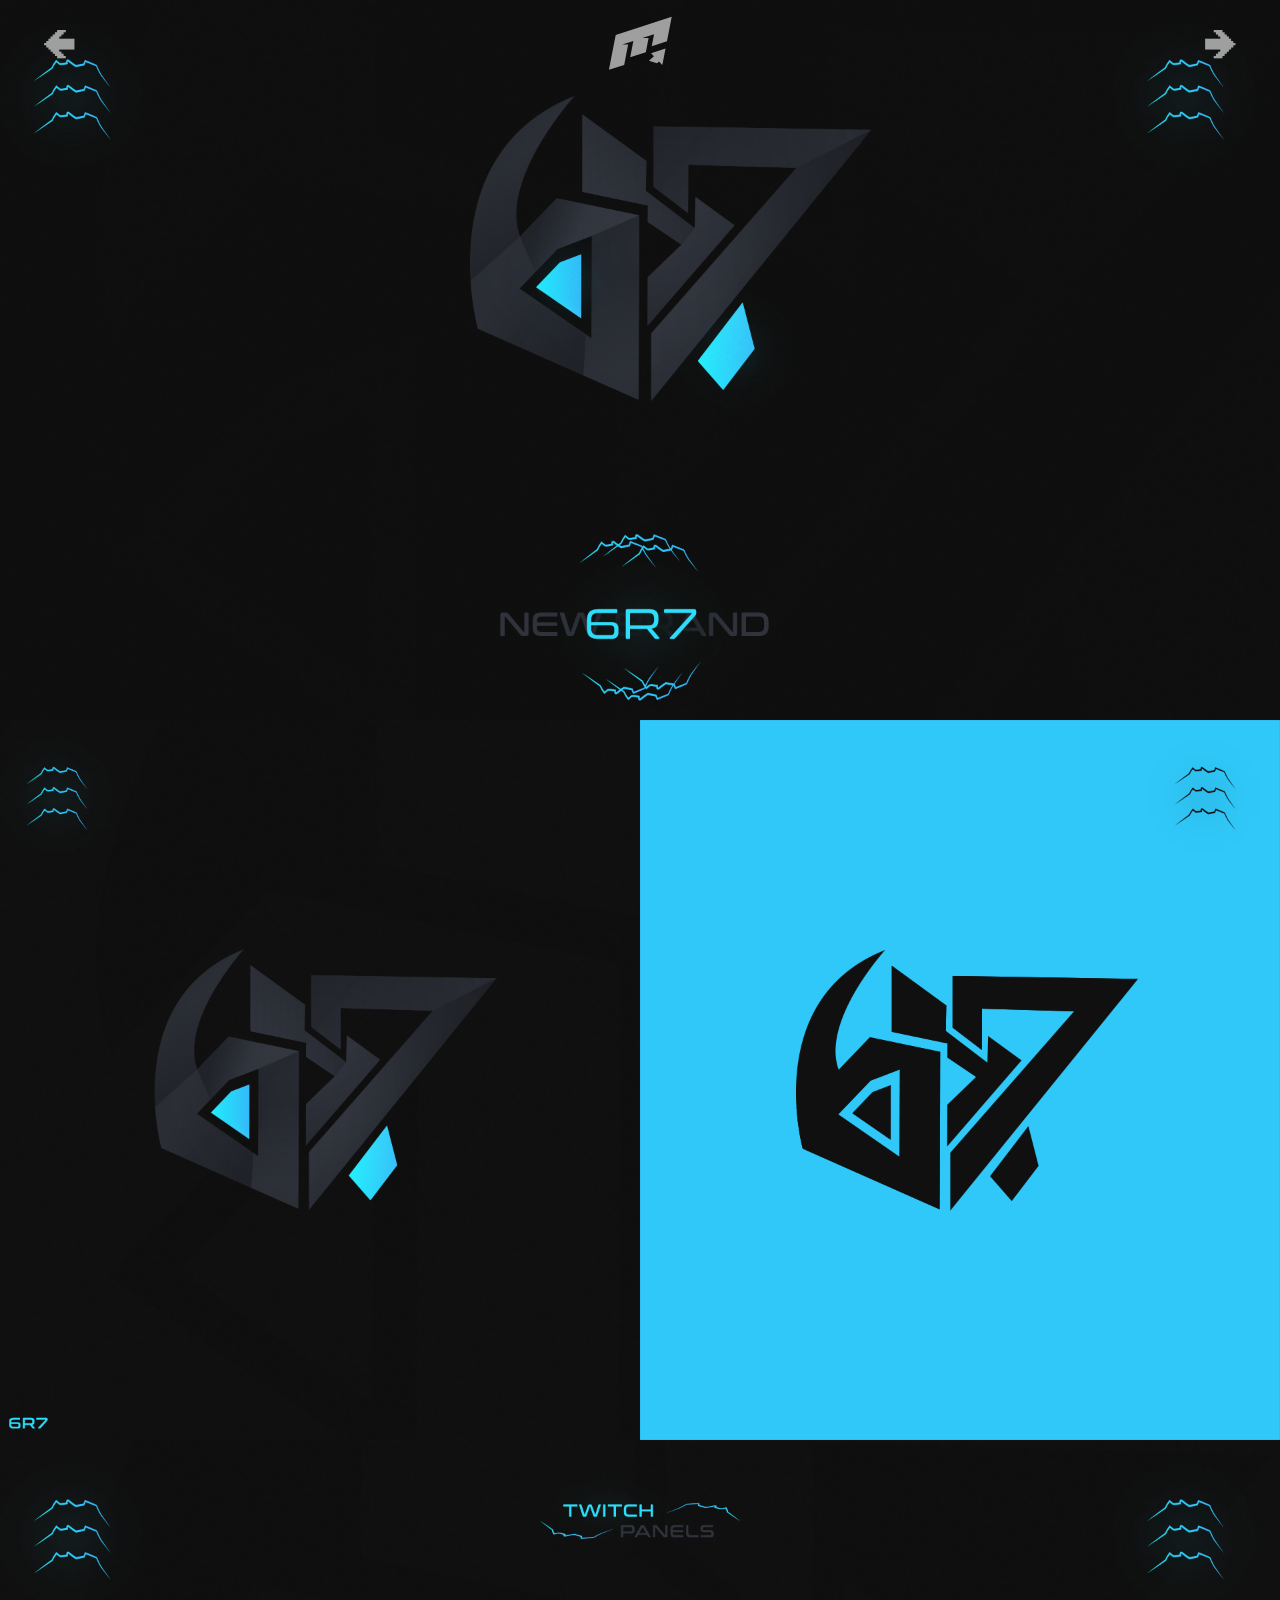
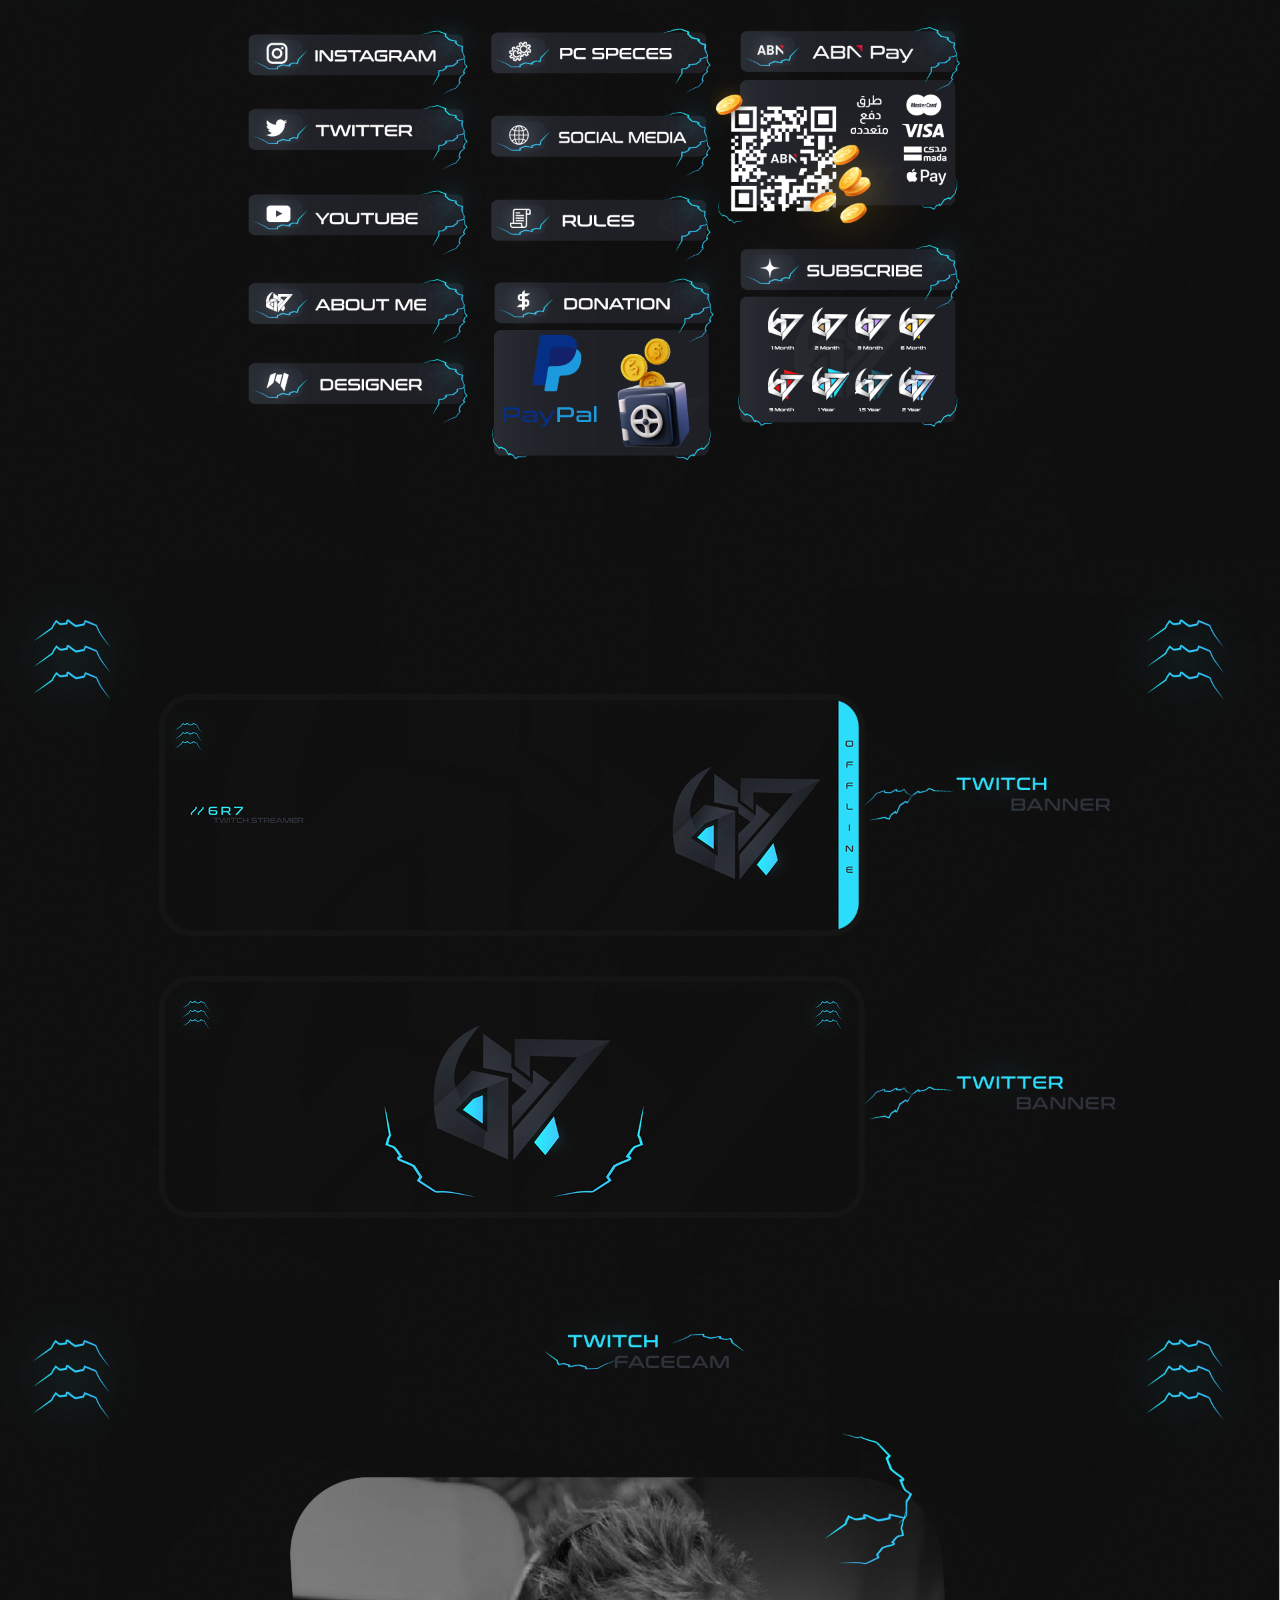
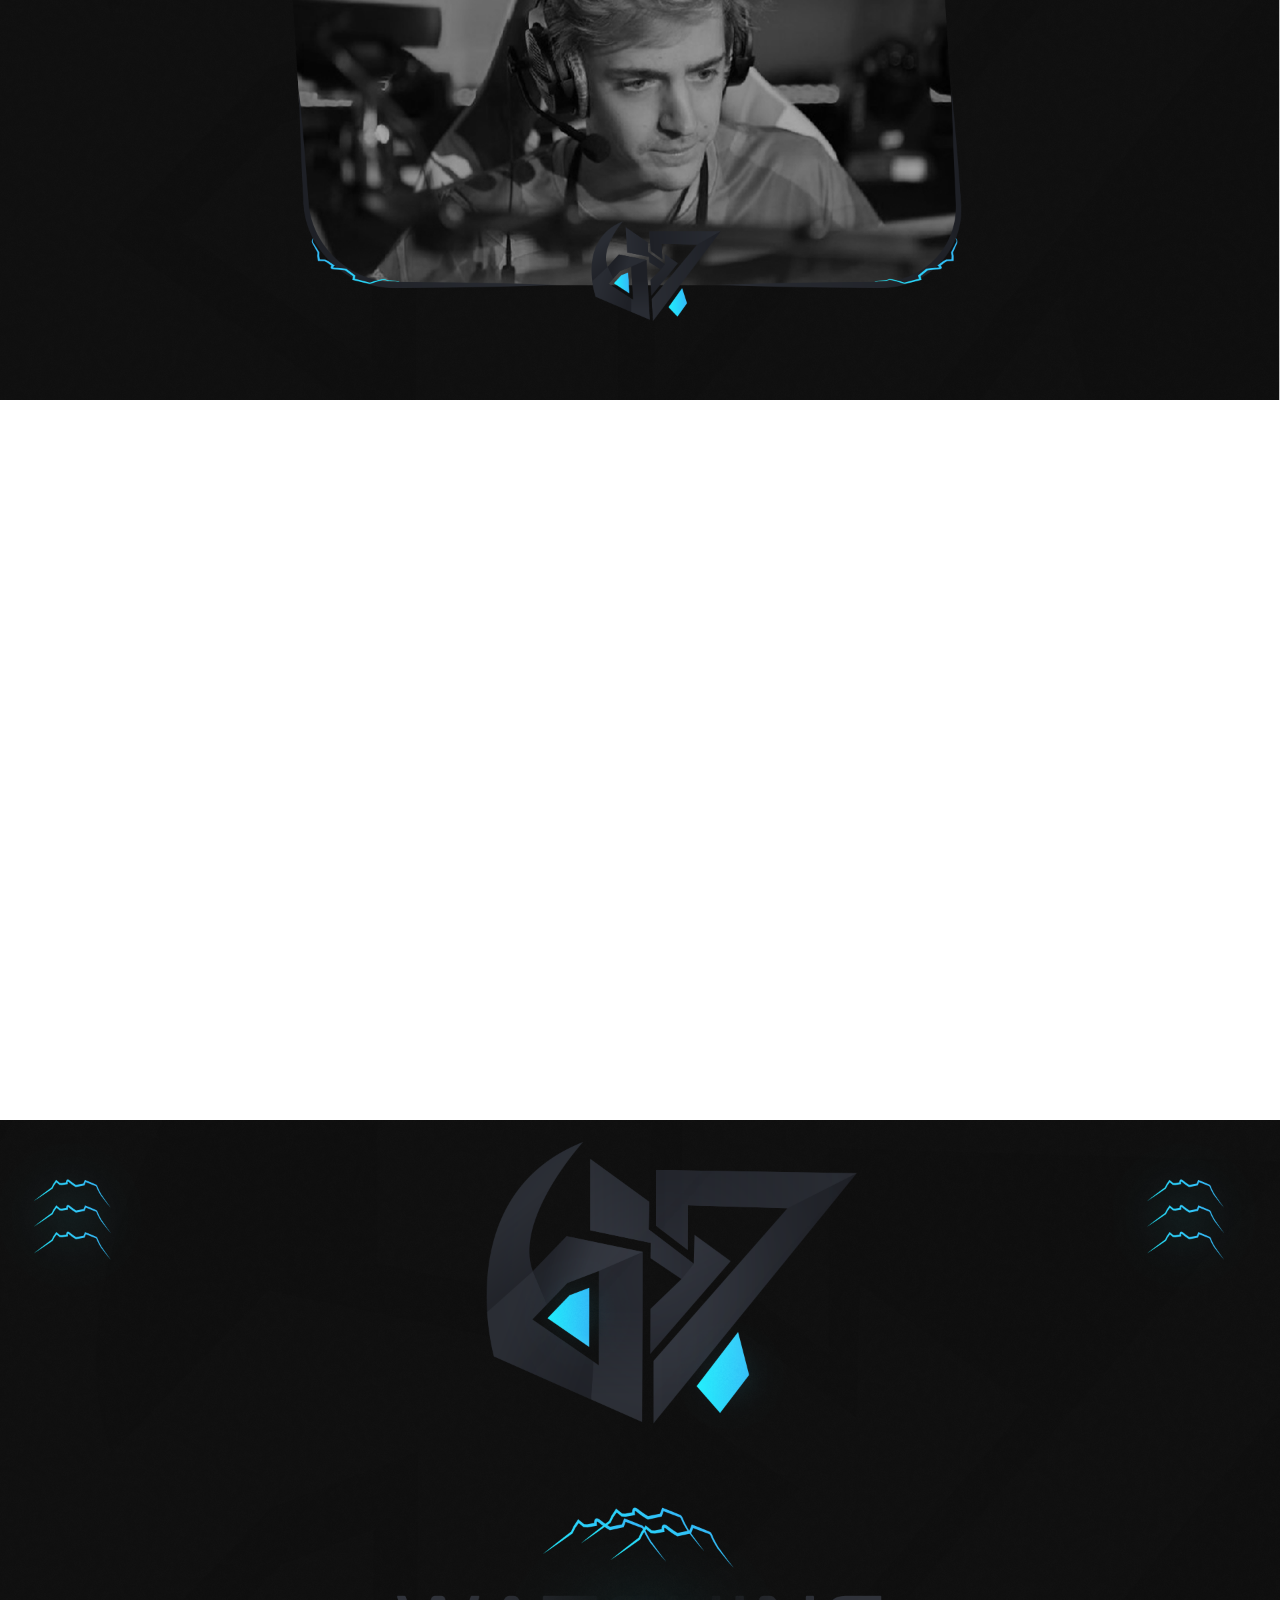
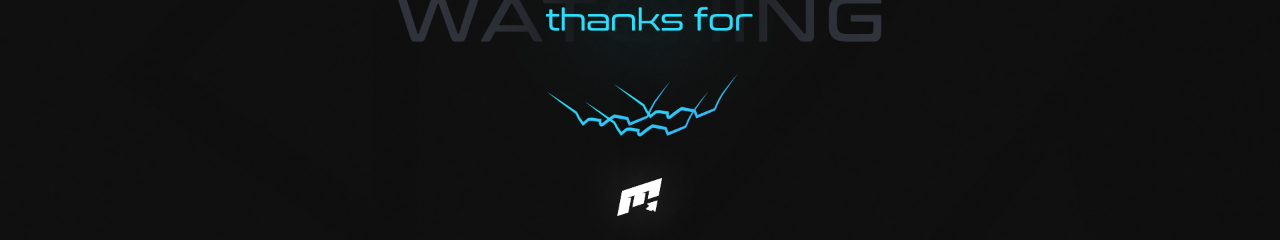
<file: designs/6r7.html>
<!DOCTYPE html>
<html lang=en>
	<head>
		<title>6R7 - zM4rk</title>
		<link rel="shortcut icon" type="image/svg" href="../images/Logo.svg">
		<link rel="stylesheet" href="https://cdnjs.cloudflare.com/ajax/libs/font-awesome/4.7.0/css/font-awesome.min.css">
		
		<style>
			* {
				margin: 0px;
				padding: 0px;
			}
			
			.iframe-container {
				height: 56.25vw;
				width: 100%;
			}
			
			iframe {
				width: 100%;
				height: 100%;
			}
			
			img {
				width: 100%;
				display: block;
			}
			
			.scroll {
				width: 100%;
				top: 1vw;
				position: fixed;
				display: flex;
				align-items: center;
				justify-content: space-between;
			}
			
			button {
				color: rgb(255, 255, 255);
				opacity: 0.6;
				text-align: center;
				font-size: 2.7vw;
				height: 3.3vw;
				width: 3.3vw;
				border-radius: 2.5vw;
				background-color: rgba(0,0,0,0);
				border: none;
				cursor: pointer;
				transition: opacity 0.3s ease;
				margin: 0vw 3vw 0vw 3vw;
			}
			
			button:hover {
				opacity: 0.8;
			}
			
			#marklogo {
				cursor: pointer;
				opacity: 0.6;
				width: 5%;
				transition: opacity 0.3s ease;
			}
			
			#marklogo:hover {
				opacity: 0.8;
			}
		</style>
	</head>
	
	
	
	<body>
		<div class="scroll">
			<button onclick="window.open('outlaw.html', '_self')">🡸</button>
			<img src="Logo Full White.svg" id="marklogo" onclick="window.open('../index.html', '_self')">
			<button onclick="window.open('s3mo.html', '_self')">🡺</button>
		</div>
	
		<img src="6r7/Brand.png"></img>
		<img src="6r7/Logo.png"></img>
		<img src="6r7/Panels.png"></img>
		<img src="6r7/Banner.png"></img>
		<img src="6r7/Facecam.png"></img>
		
		<div class="iframe-container">
			<iframe src="https://www.youtube.com/embed/KobaJPF7QOQ" title="YouTube video player" frameborder="0" allow="accelerometer; autoplay; clipboard-write; encrypted-media; gyroscope; picture-in-picture" allowfullscreen></iframe>	
		</div>
		
		<img src="6r7/thanksforwatching.png"></img>
	</body>
	
</html>
</file>
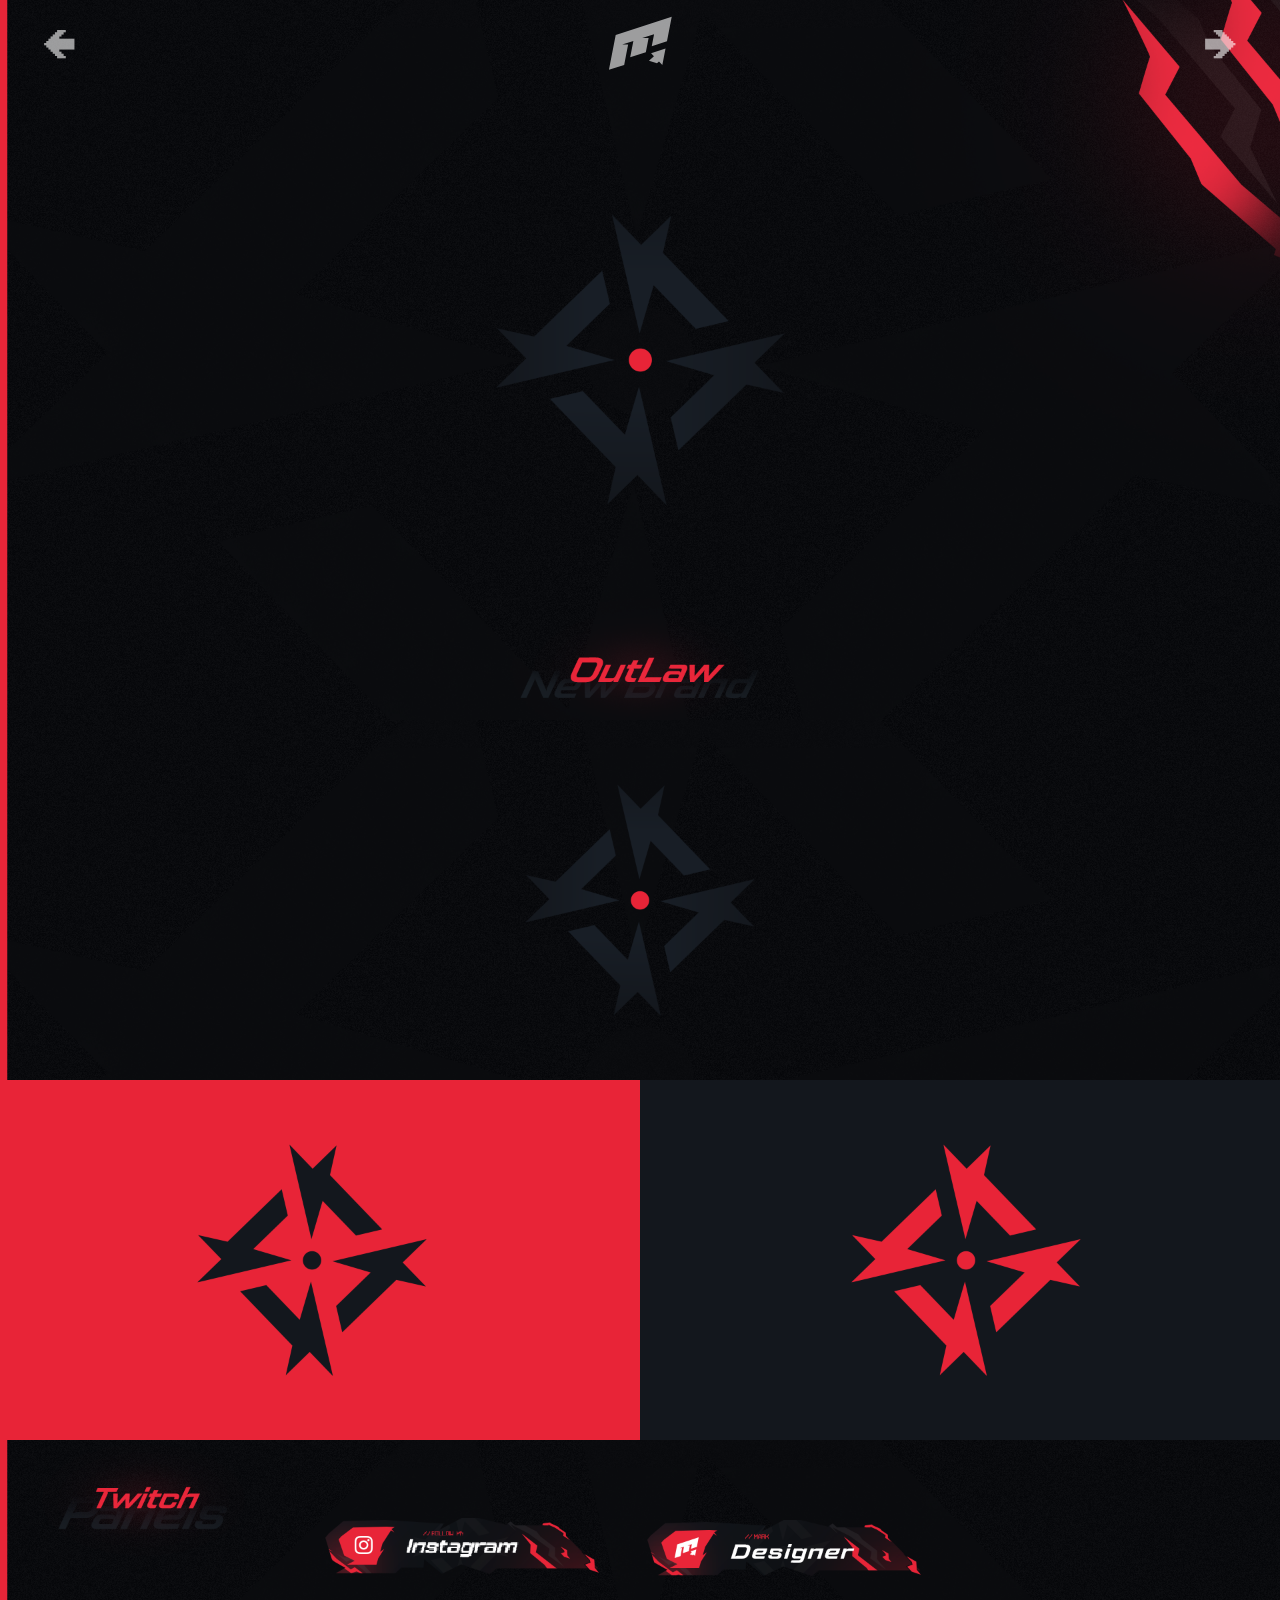
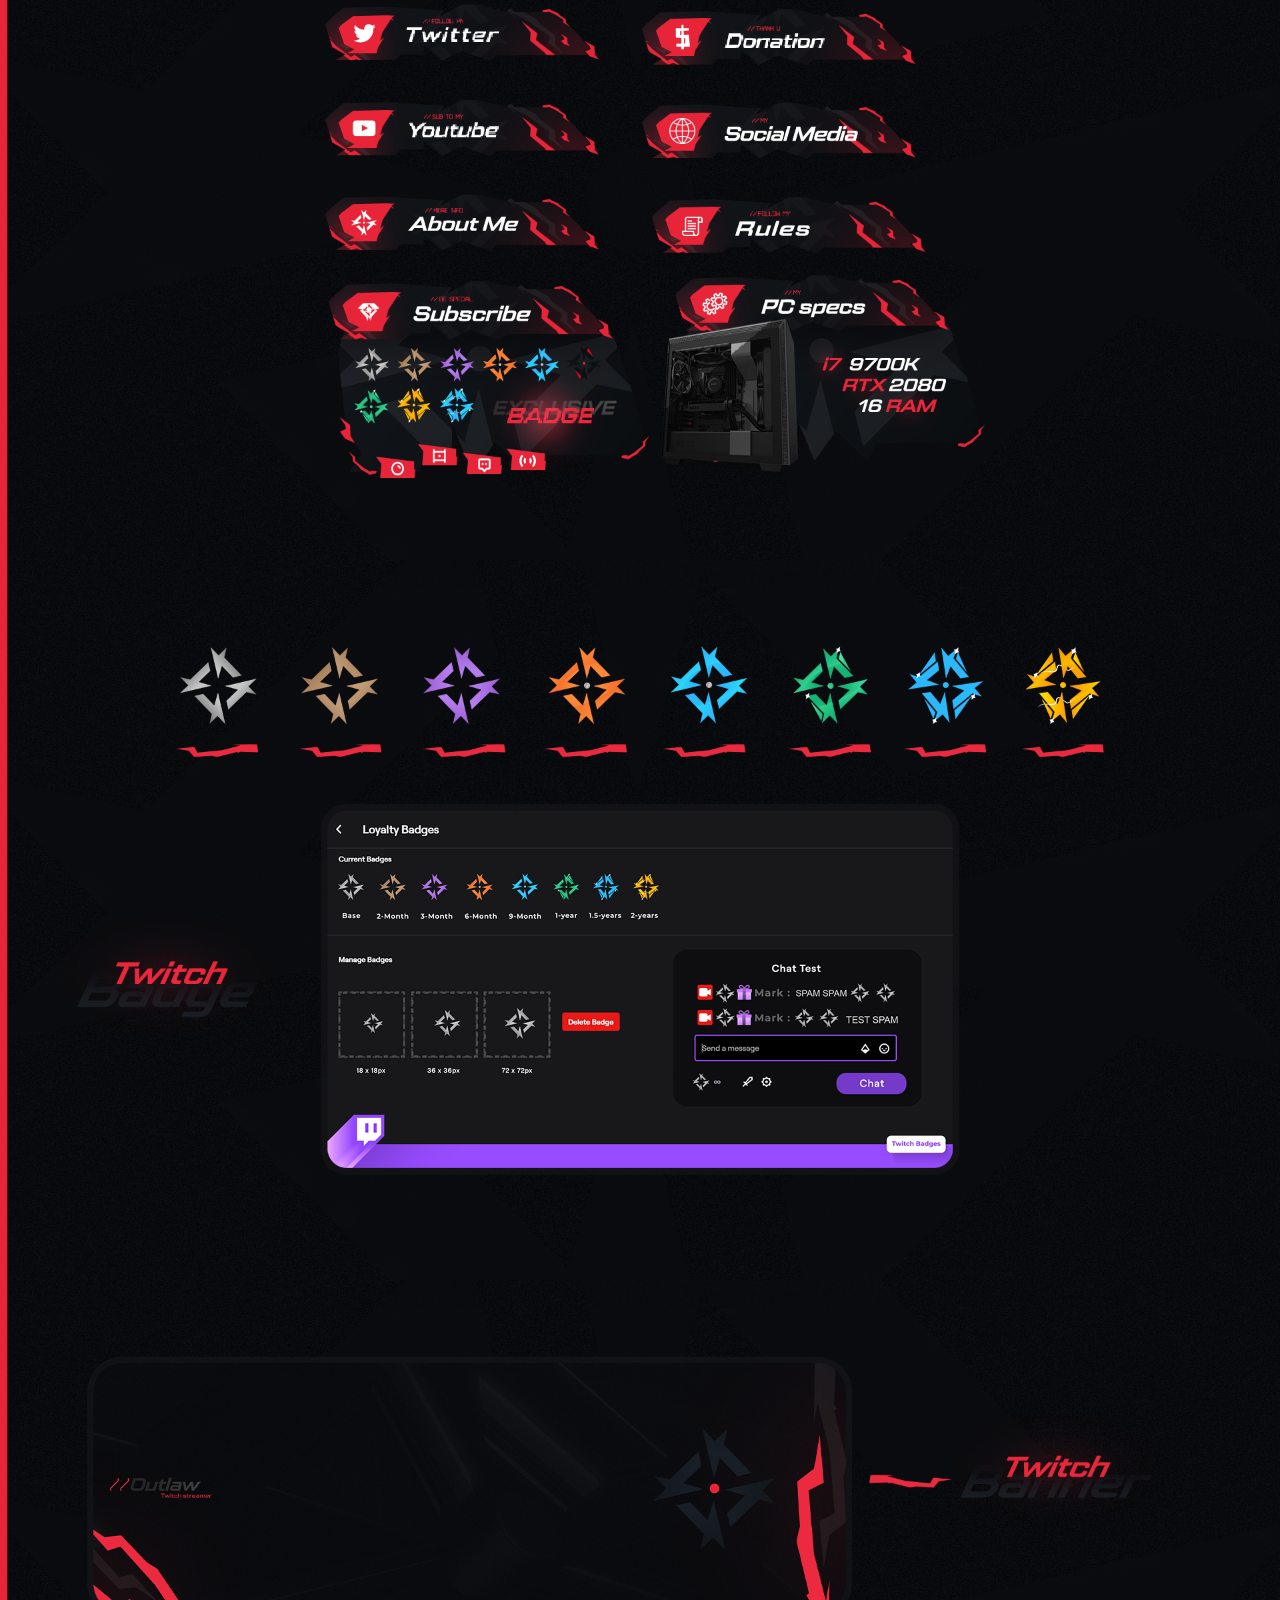
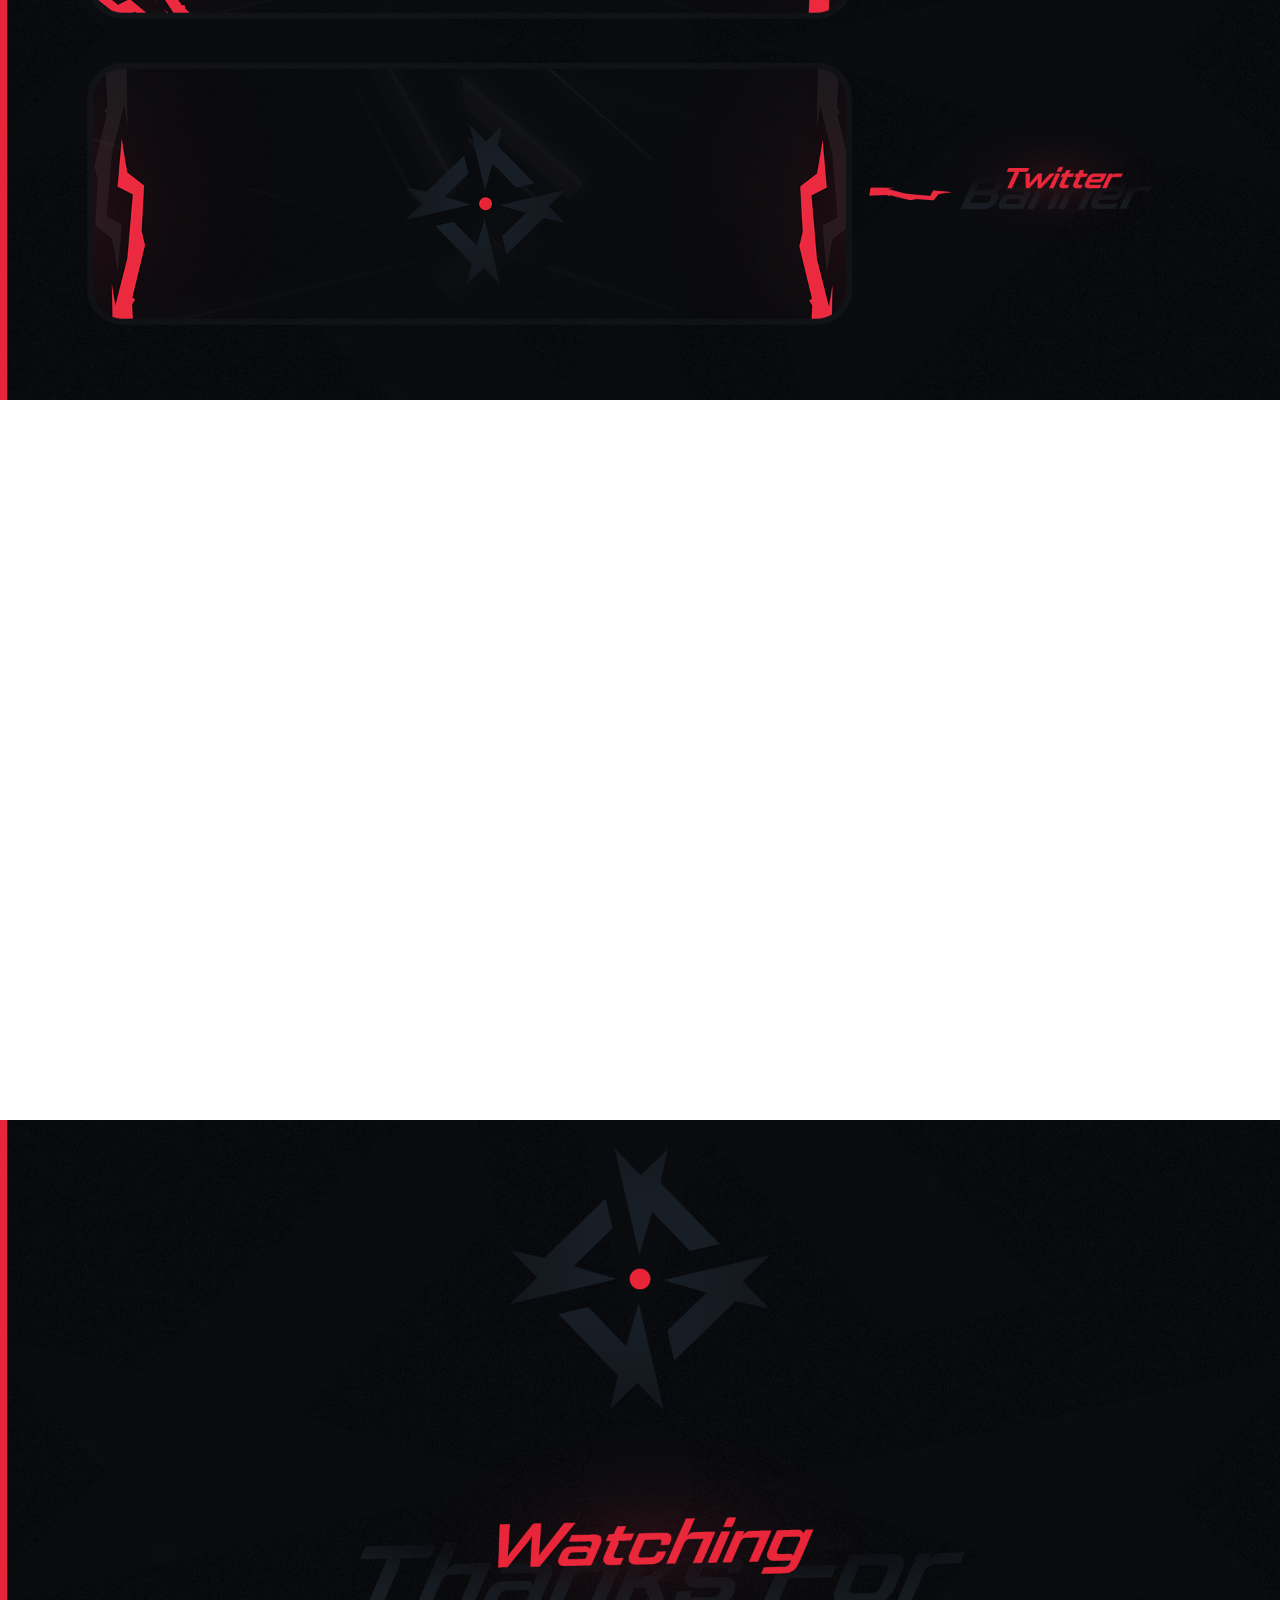
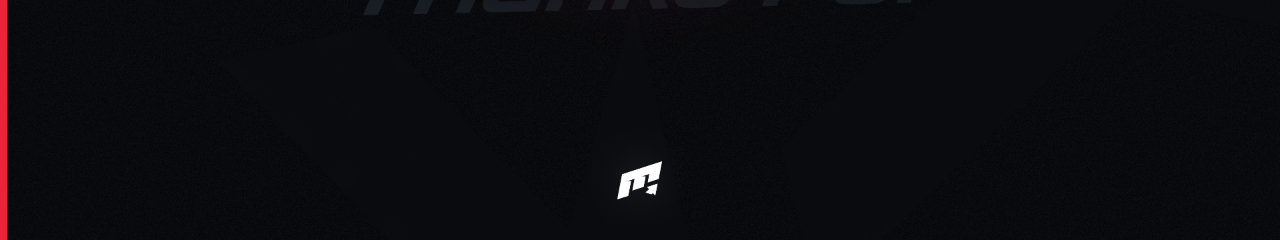
<file: designs/outlaw.html>
<!DOCTYPE html>
<html lang=en>
	<head>
		<title>OutLaw - zM4rk</title>
		<link rel="shortcut icon" type="image/svg" href="../images/Logo.svg">
		<link rel="stylesheet" href="https://cdnjs.cloudflare.com/ajax/libs/font-awesome/4.7.0/css/font-awesome.min.css">
		
		<style>
			* {
				margin: 0px;
				padding: 0px;
			}
			
			.iframe-container {
				height: 56.25vw;
				width: 100%;
			}
			
			iframe {
				width: 100%;
				height: 100%;
			}
			
			img {
				width: 100%;
				display: block;
			}
			
			.scroll {
				width: 100%;
				top: 1vw;
				position: fixed;
				display: flex;
				align-items: center;
				justify-content: space-between;
			}
			
			button {
				color: rgb(255, 255, 255);
				opacity: 0.6;
				text-align: center;
				font-size: 2.7vw;
				height: 3.3vw;
				width: 3.3vw;
				border-radius: 2.5vw;
				background-color: rgba(0,0,0,0);
				border: none;
				cursor: pointer;
				transition: opacity 0.3s ease;
				margin: 0vw 3vw 0vw 3vw;
			}
			
			button:hover {
				opacity: 0.8;
			}
			
			#marklogo {
				cursor: pointer;
				opacity: 0.6;
				width: 5%;
				transition: opacity 0.3s ease;
			}
			
			#marklogo:hover {
				opacity: 0.8;
			}
		</style>
	</head>
	
	
	
	<body>
		<div class="scroll">
			<button onclick="window.open('saud.html', '_self')">🡸</button>
			<img src="Logo Full White.svg" id="marklogo" onclick="window.open('../index.html', '_self')">
			<button onclick="window.open('6r7.html', '_self')">🡺</button>
		</div>
		
		<img src="outlaw/brand.png"></img>
		<img src="outlaw/logo.png"></img>
		<img src="outlaw/panels.png"></img>
		<img src="outlaw/badge.png"></img>
		<img src="outlaw/banner.png"></img>
		
		<div class="iframe-container">
			<iframe src="https://www.youtube.com/embed/i-EuUZJDy0M" frameborder="0" allow="accelerometer; clipboard-write; encrypted-media; gyroscope; picture-in-picture" allowfullscreen></iframe>
		</div>
		
		<img src="outlaw/thanksforwatching.png"></img>
	</body>
	
</html>
</file>
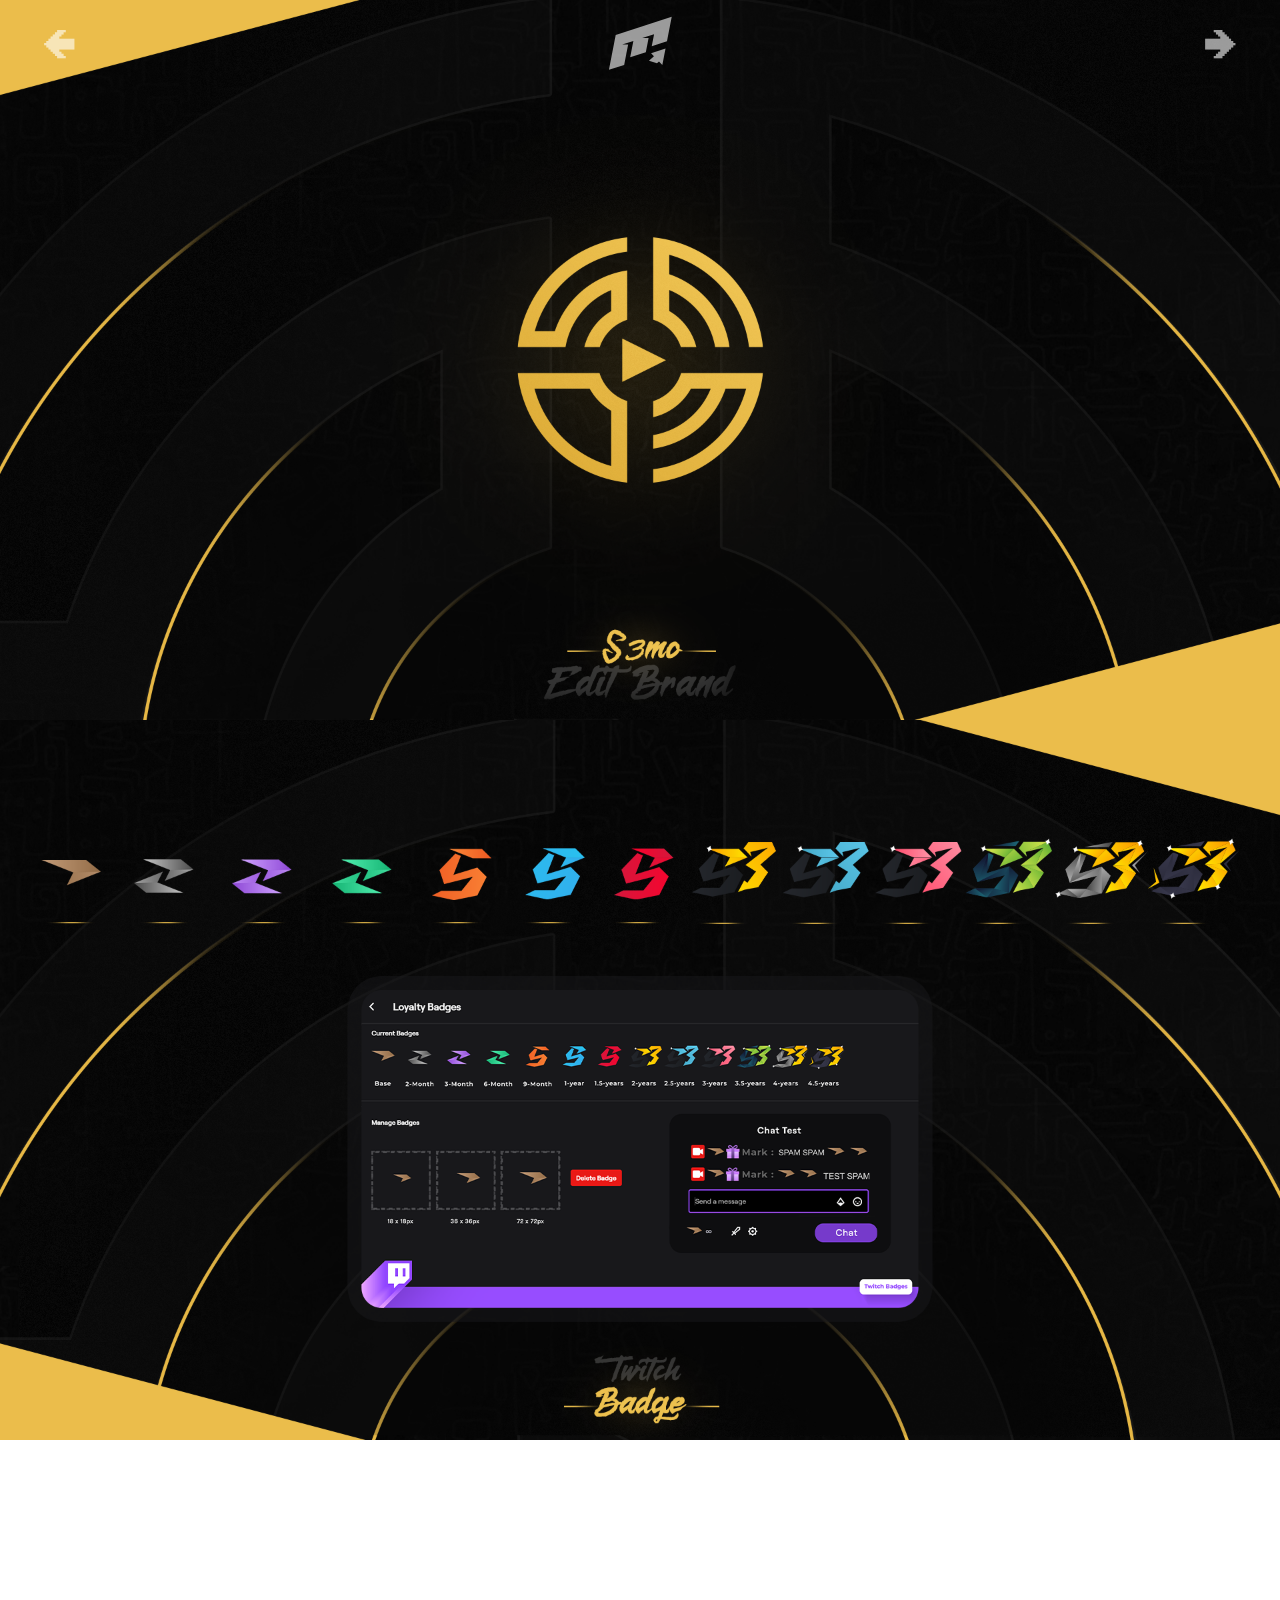
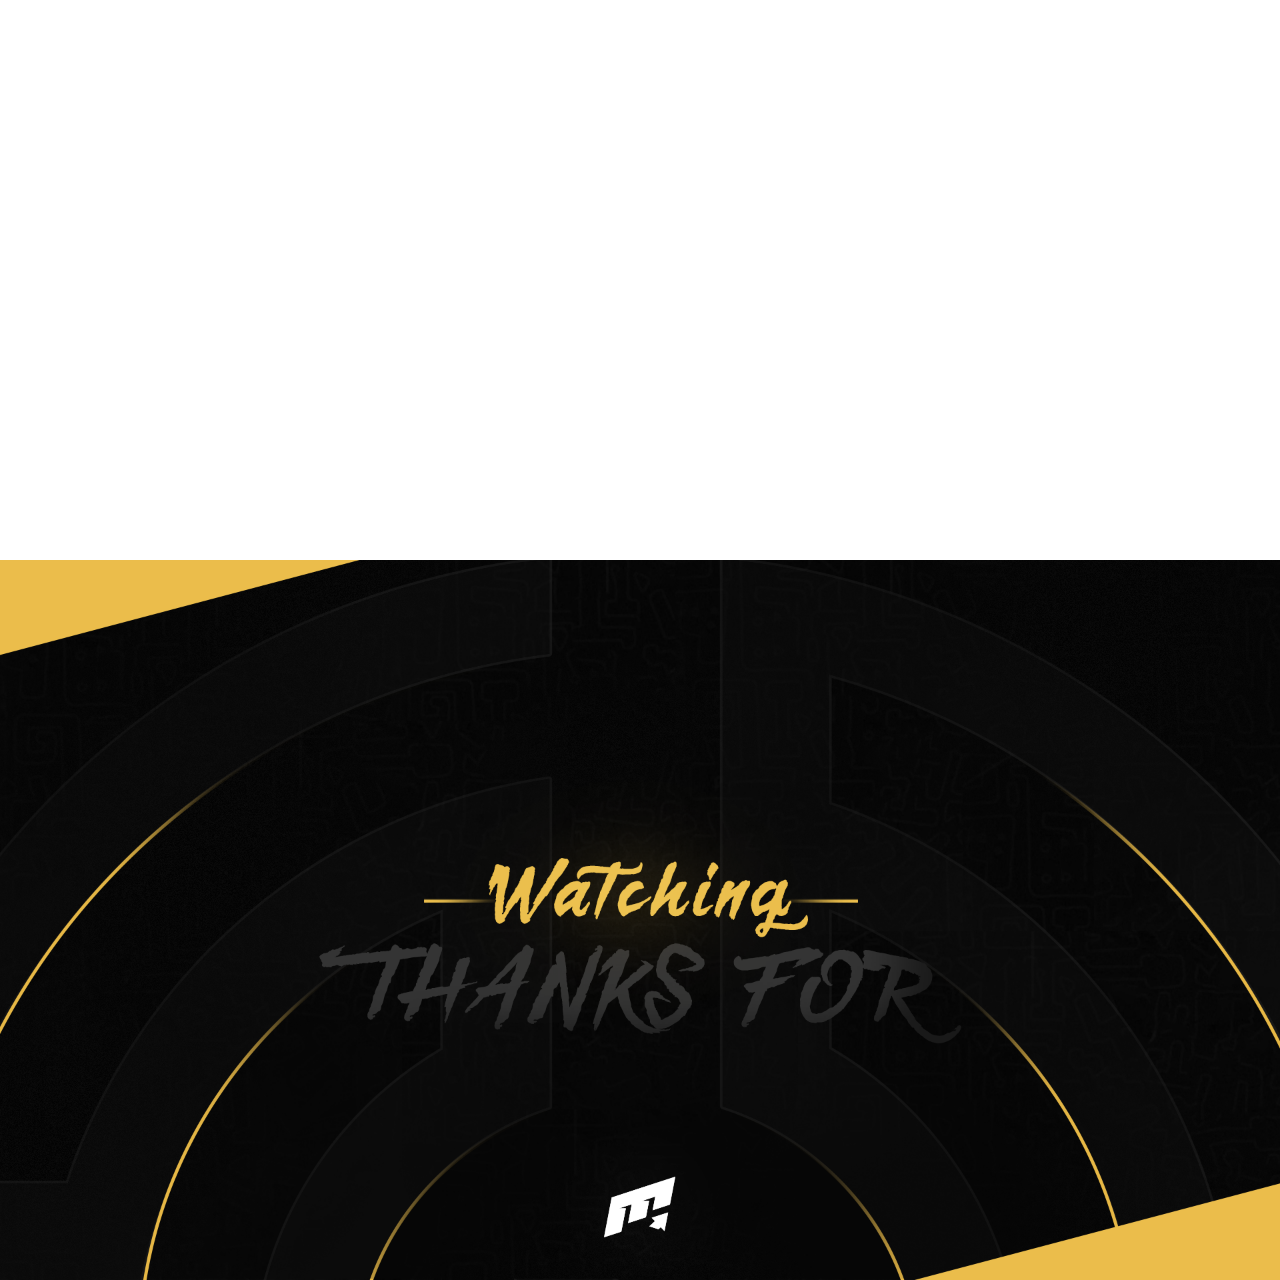
<file: designs/s3mo.html>
<!DOCTYPE html>
<html lang=en>
	<head>
		<title>S3mo - zM4rk</title>
		<link rel="shortcut icon" type="image/svg" href="../images/Logo.svg">
		<link rel="stylesheet" href="https://cdnjs.cloudflare.com/ajax/libs/font-awesome/4.7.0/css/font-awesome.min.css">
		
		<style>
			* {
				margin: 0px;
				padding: 0px;
			}
			
			.iframe-container {
				height: 56.25vw;
				width: 100%;
			}
			
			iframe {
				width: 100%;
				height: 100%;
			}
			
			img {
				width: 100%;
				display: block;
			}
			
			.scroll {
				width: 100%;
				top: 1vw;
				position: fixed;
				display: flex;
				align-items: center;
				justify-content: space-between;
			}
			
			button {
				color: rgb(255, 255, 255);
				opacity: 0.6;
				text-align: center;
				font-size: 2.7vw;
				height: 3.3vw;
				width: 3.3vw;
				border-radius: 2.5vw;
				background-color: rgba(0,0,0,0);
				border: none;
				cursor: pointer;
				transition: opacity 0.3s ease;
				margin: 0vw 3vw 0vw 3vw;
			}
			
			button:hover {
				opacity: 0.8;
			}
			
			#marklogo {
				cursor: pointer;
				opacity: 0.6;
				width: 5%;
				transition: opacity 0.3s ease;
			}
			
			#marklogo:hover {
				opacity: 0.8;
			}
		</style>
	</head>
	
	
	
	<body>
		<div class="scroll">
			<button onclick="window.open('6r7.html', '_self')">🡸</button>
			<img src="Logo Full White.svg" id="marklogo" onclick="window.open('../index.html', '_self')">
			<button onclick="window.open('saud.html', '_self')">🡺</button>
		</div>
	
		<img src="s3mo/Brand.png"></img>
		<img src="s3mo/Badge.png"></img>
		
		<div class="iframe-container">
			<iframe src="https://www.youtube.com/embed/M1H35Fg15c0" frameborder="0" allow="accelerometer; clipboard-write; encrypted-media; gyroscope; picture-in-picture" allowfullscreen></iframe>
		</div>
		
		<img src="s3mo/Thanksforwatching.png"></img>
	</body>
	
</html>
</file>
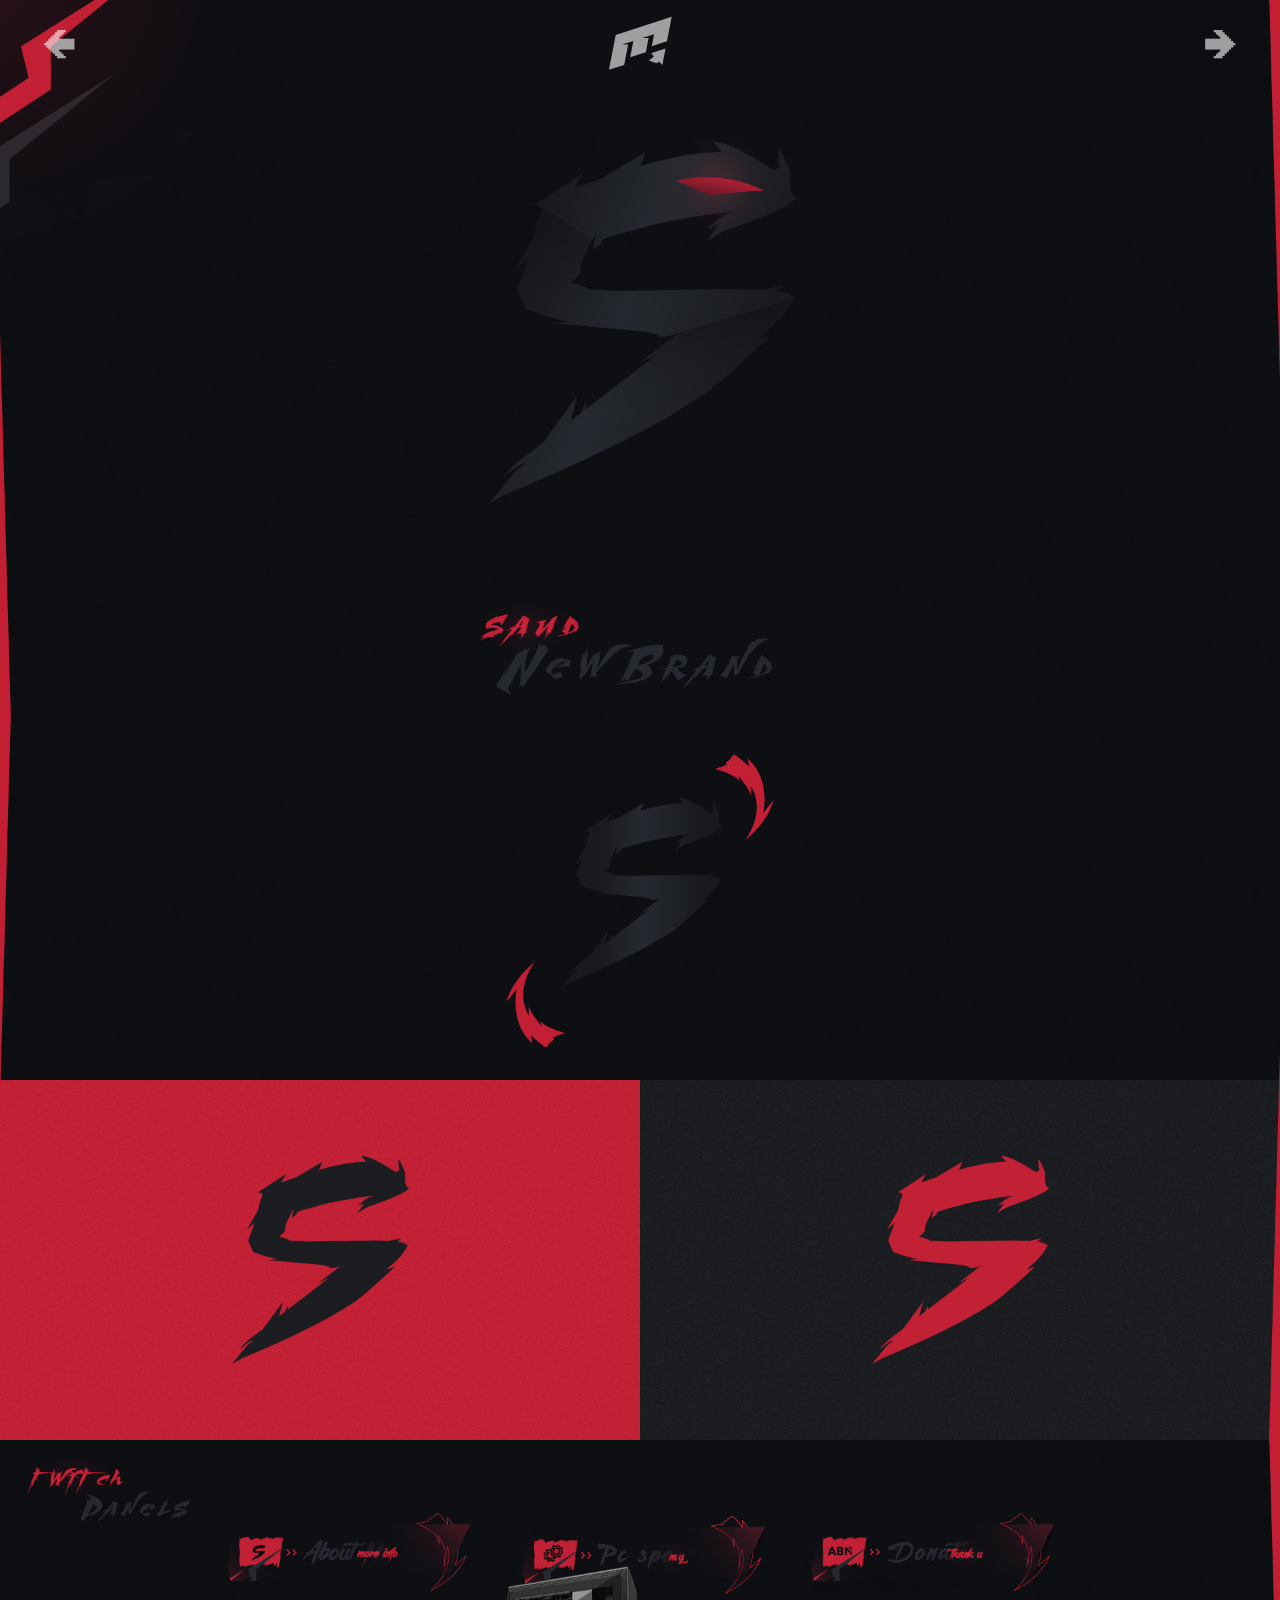
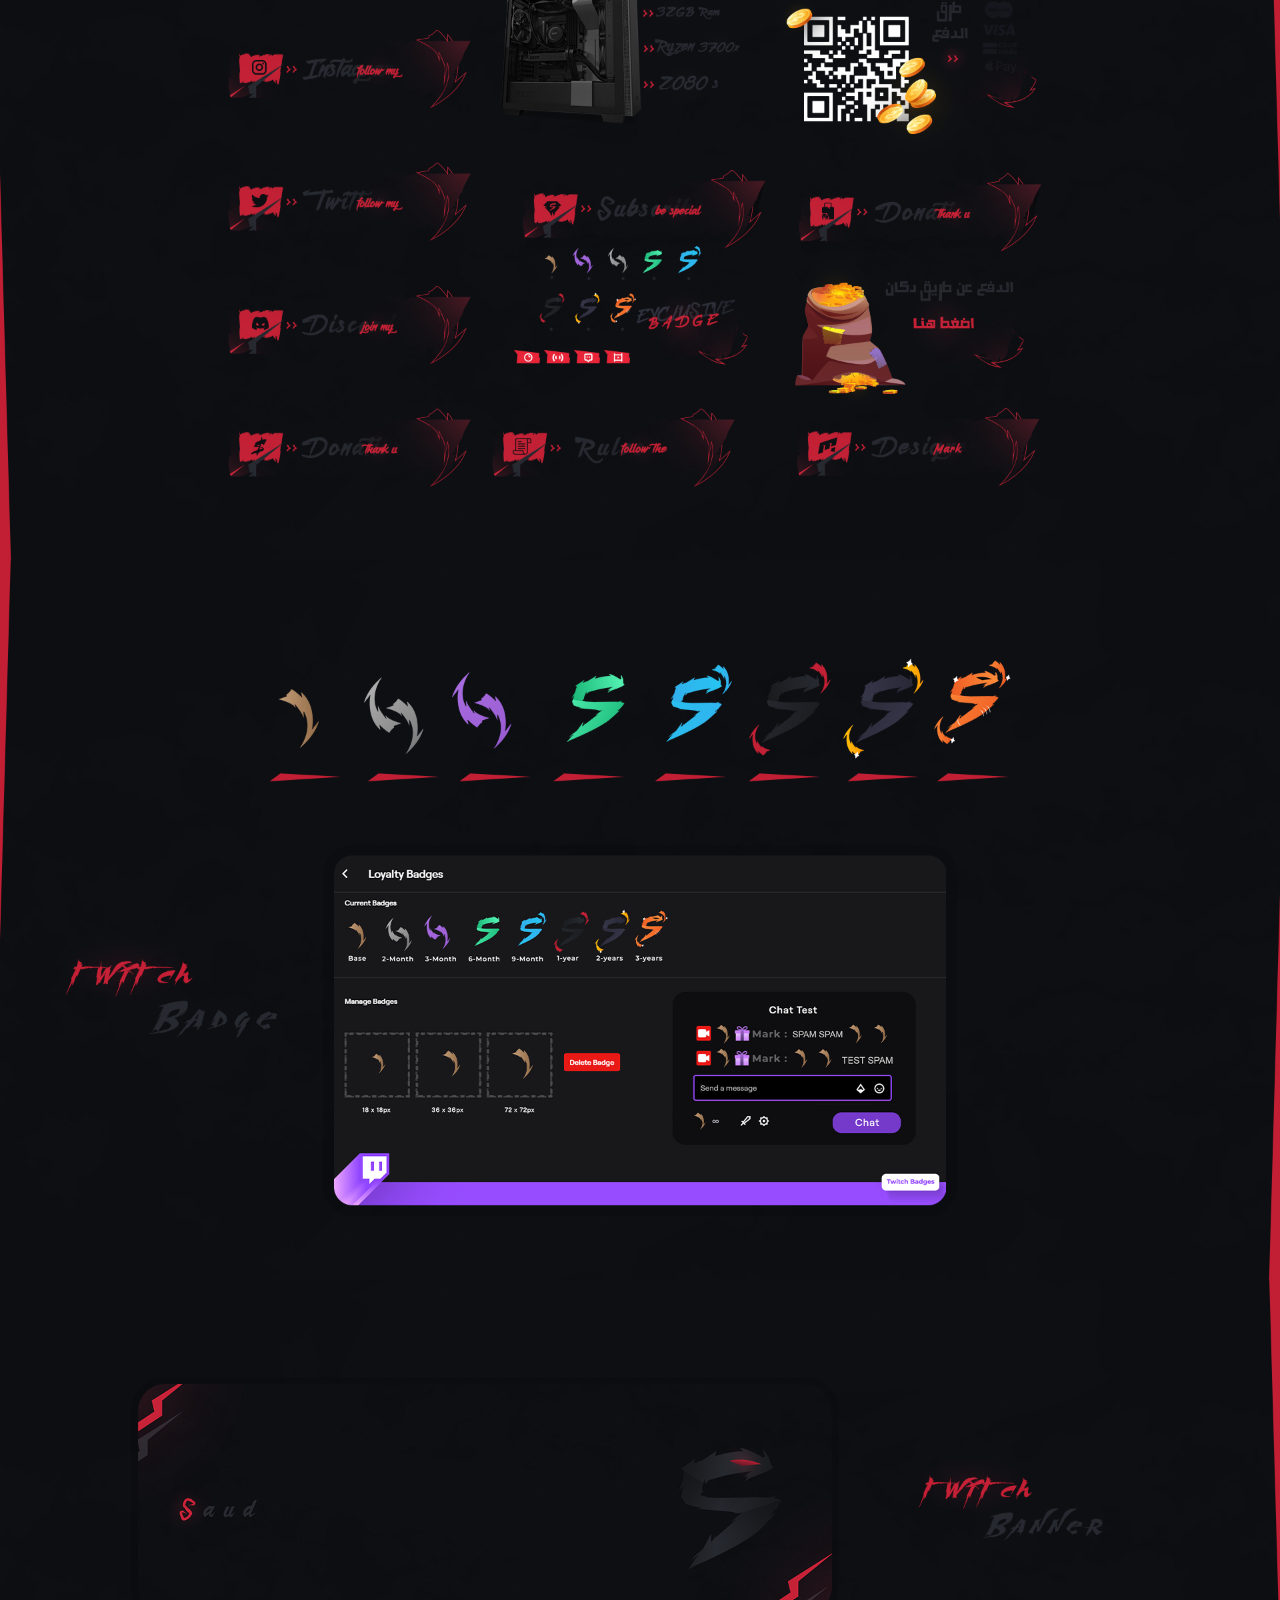
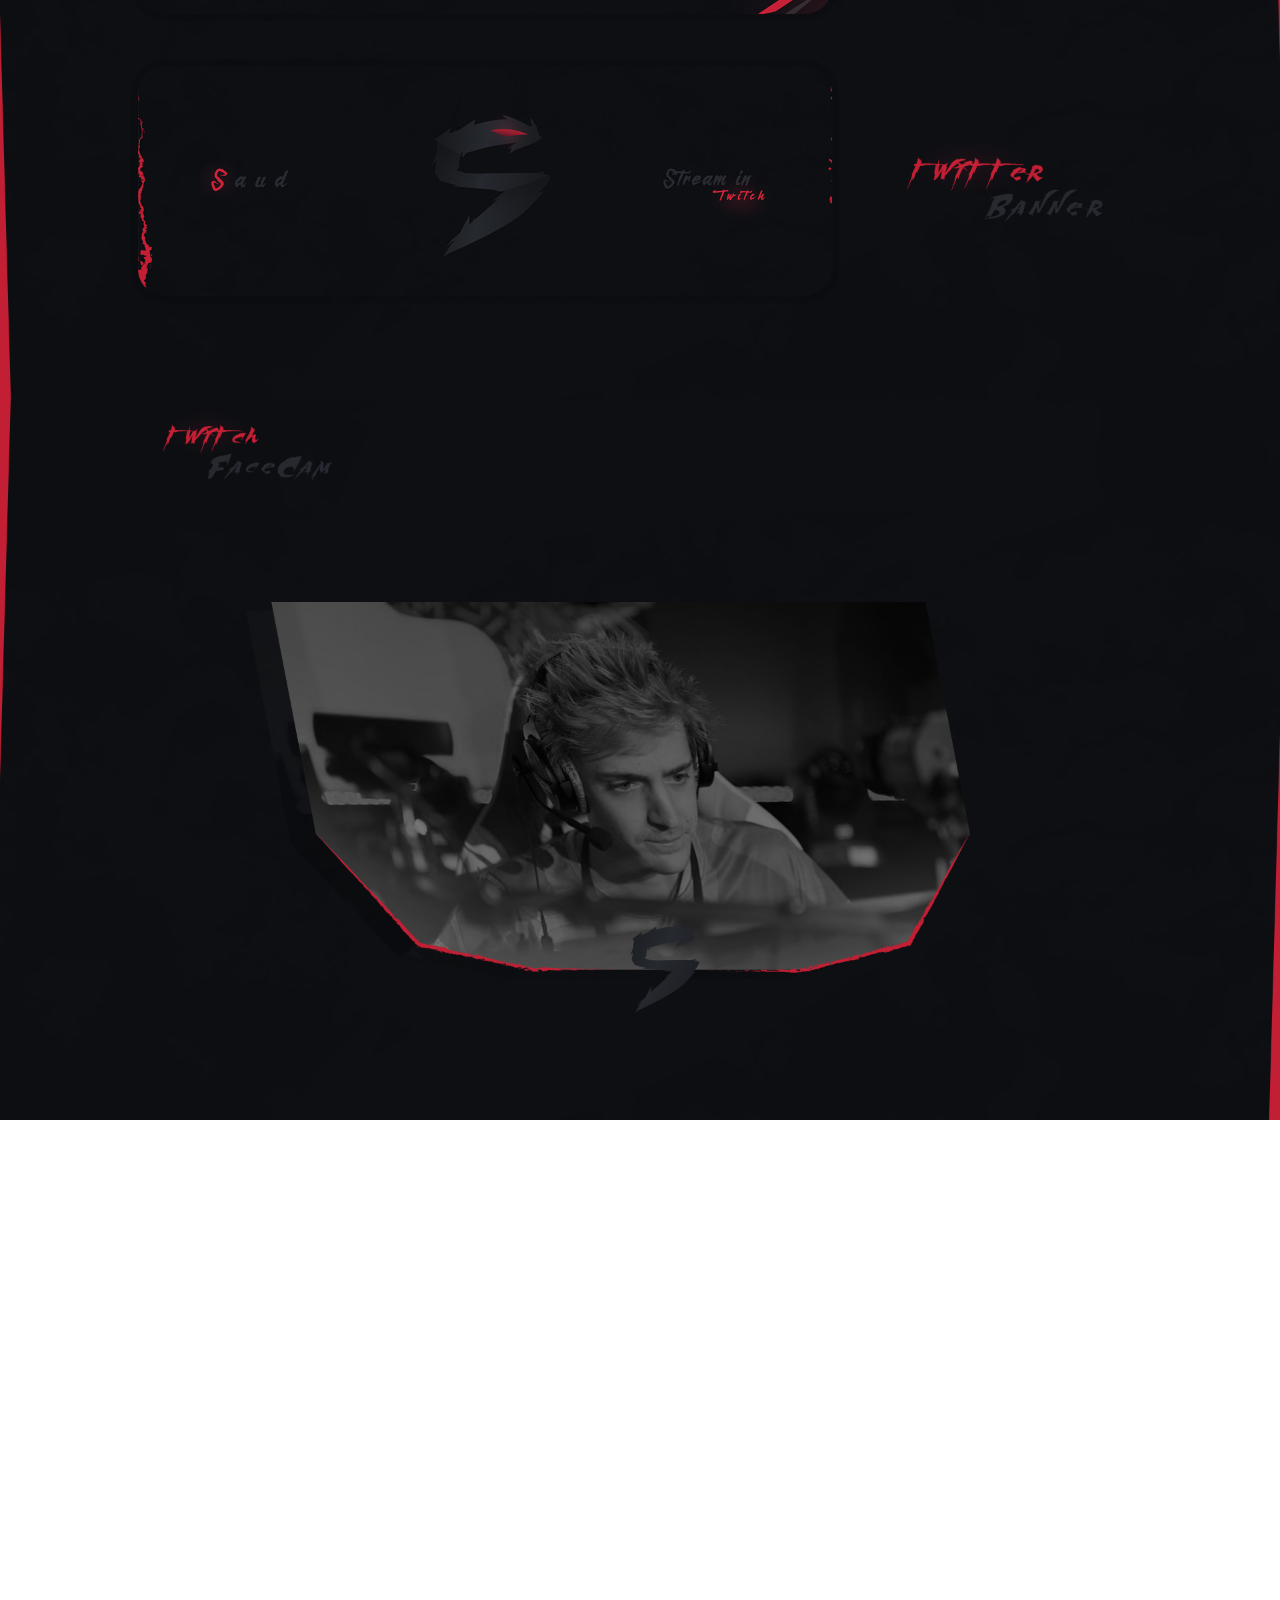
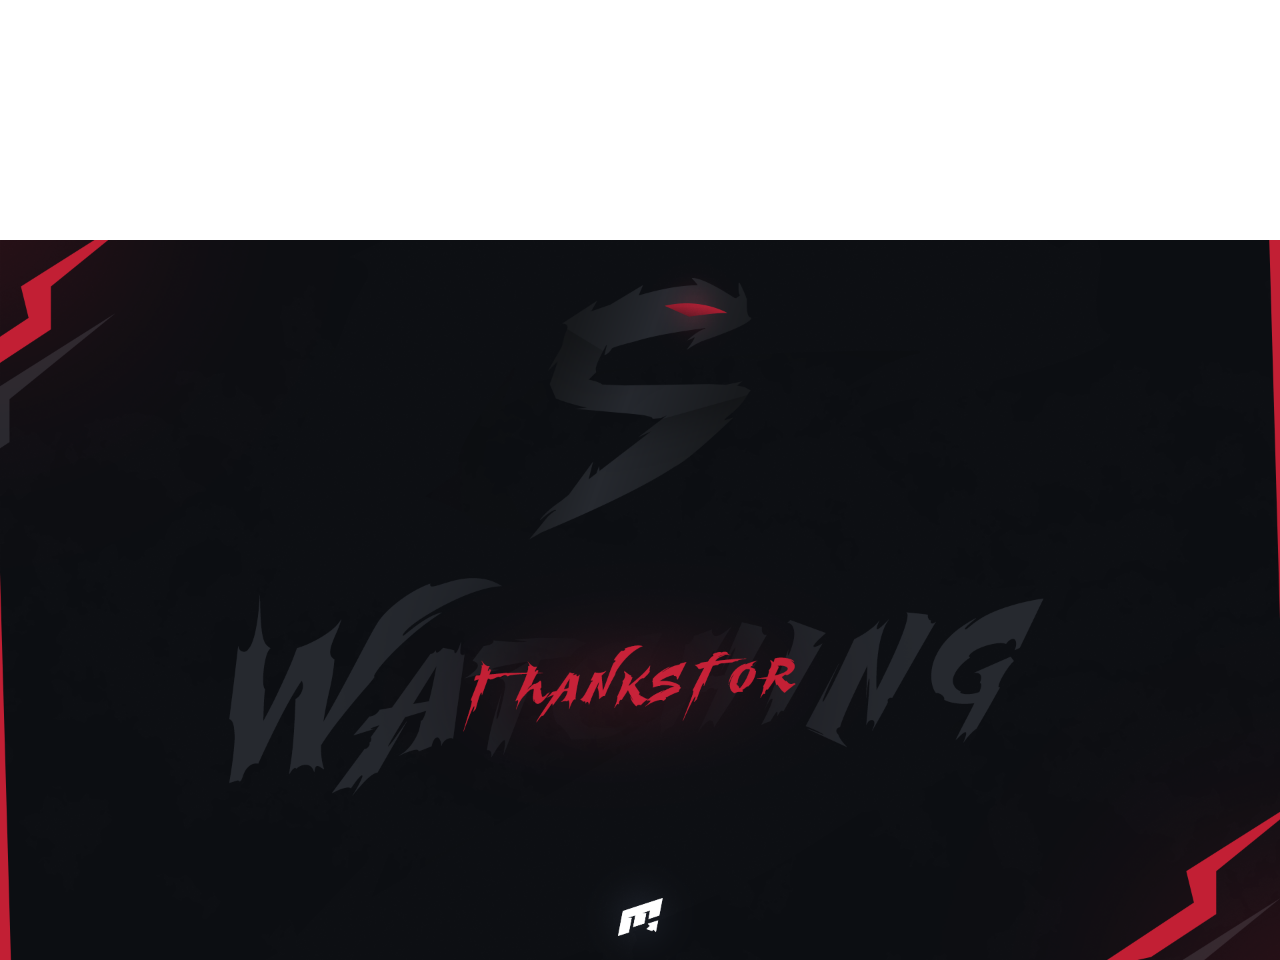
<file: designs/saud.html>
<!DOCTYPE html>
<html lang=en>
	<head>
		<title>Saud - zM4rk</title>
		<link rel="shortcut icon" type="image/svg" href="../images/Logo.svg">
		<link rel="stylesheet" href="https://cdnjs.cloudflare.com/ajax/libs/font-awesome/4.7.0/css/font-awesome.min.css">
		
		<style>
			* {
				margin: 0px;
				padding: 0px;
			}
			
			.iframe-container {
				height: 56.25vw;
				width: 100%;
			}
			
			iframe {
				width: 100%;
				height: 100%;
			}
			
			img {
				width: 100%;
				display: block;
			}
			
			.scroll {
				width: 100%;
				top: 1vw;
				position: fixed;
				display: flex;
				align-items: center;
				justify-content: space-between;
			}
			
			button {
				opacity: 0.6;
				text-align: center;
				font-size: 2.7vw;
				height: 3.3vw;
				width: 3.3vw;
				border-radius: 2.5vw;
				color: rgb(255, 255, 255);
				background-color: rgba(0,0,0,0);
				border: none;
				cursor: pointer;
				transition: opacity 0.3s ease;
				margin: 0vw 3vw 0vw 3vw;
			}
			
			button:hover {
				opacity: 0.8;
			}
			
			#marklogo {
				cursor: pointer;
				opacity: 0.6;
				width: 5%;
				transition: opacity 0.3s ease;
			}
			
			#marklogo:hover {
				opacity: 0.8;
			}
		</style>
	</head>
	
	
	
	<body>
		<div class="scroll">
			<button onclick="window.open('s3mo.html', '_self')">🡸</button>
			<img src="Logo Full White.svg" id="marklogo" onclick="window.open('../index.html', '_self')">
			<button onclick="window.open('outlaw.html', '_self')">🡺</button>
		</div>
		
		<img src="saud/Brand.png"></img>
		<img src="saud/Logo.png"></img>
		<img src="saud/Panels.png"></img>
		<img src="saud/Badge.png"></img>
		<img src="saud/Banner.png"></img>
		<img src="saud/FaceCam.png"></img>
		
		<div class="iframe-container">
			<iframe src="https://www.youtube.com/embed/2ujj6wB4Jg4" title="YouTube video player" frameborder="0" allow="accelerometer; autoplay; clipboard-write; encrypted-media; gyroscope; picture-in-picture" allowfullscreen></iframe>
		</div>
		
		<img src="saud/ThanksForWatching.png"></img>
	</body>
	
</html>
</file>
